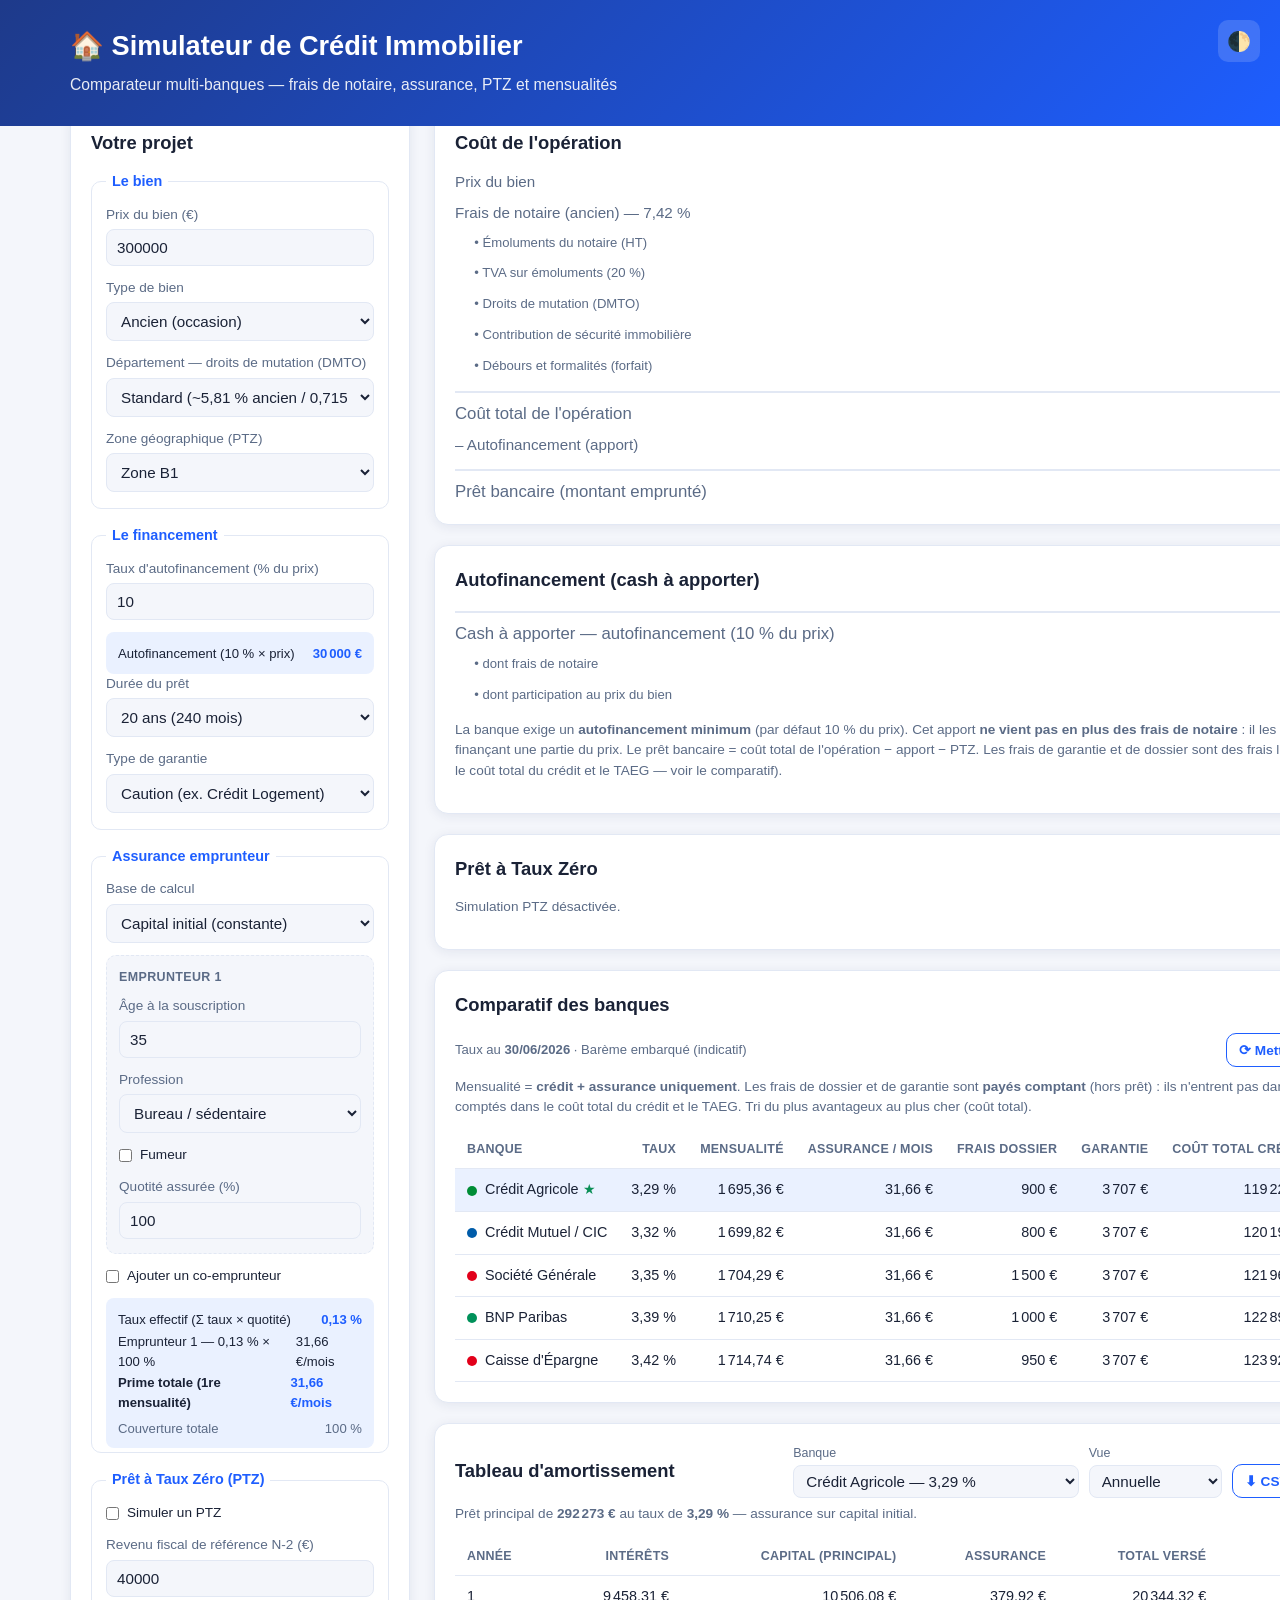
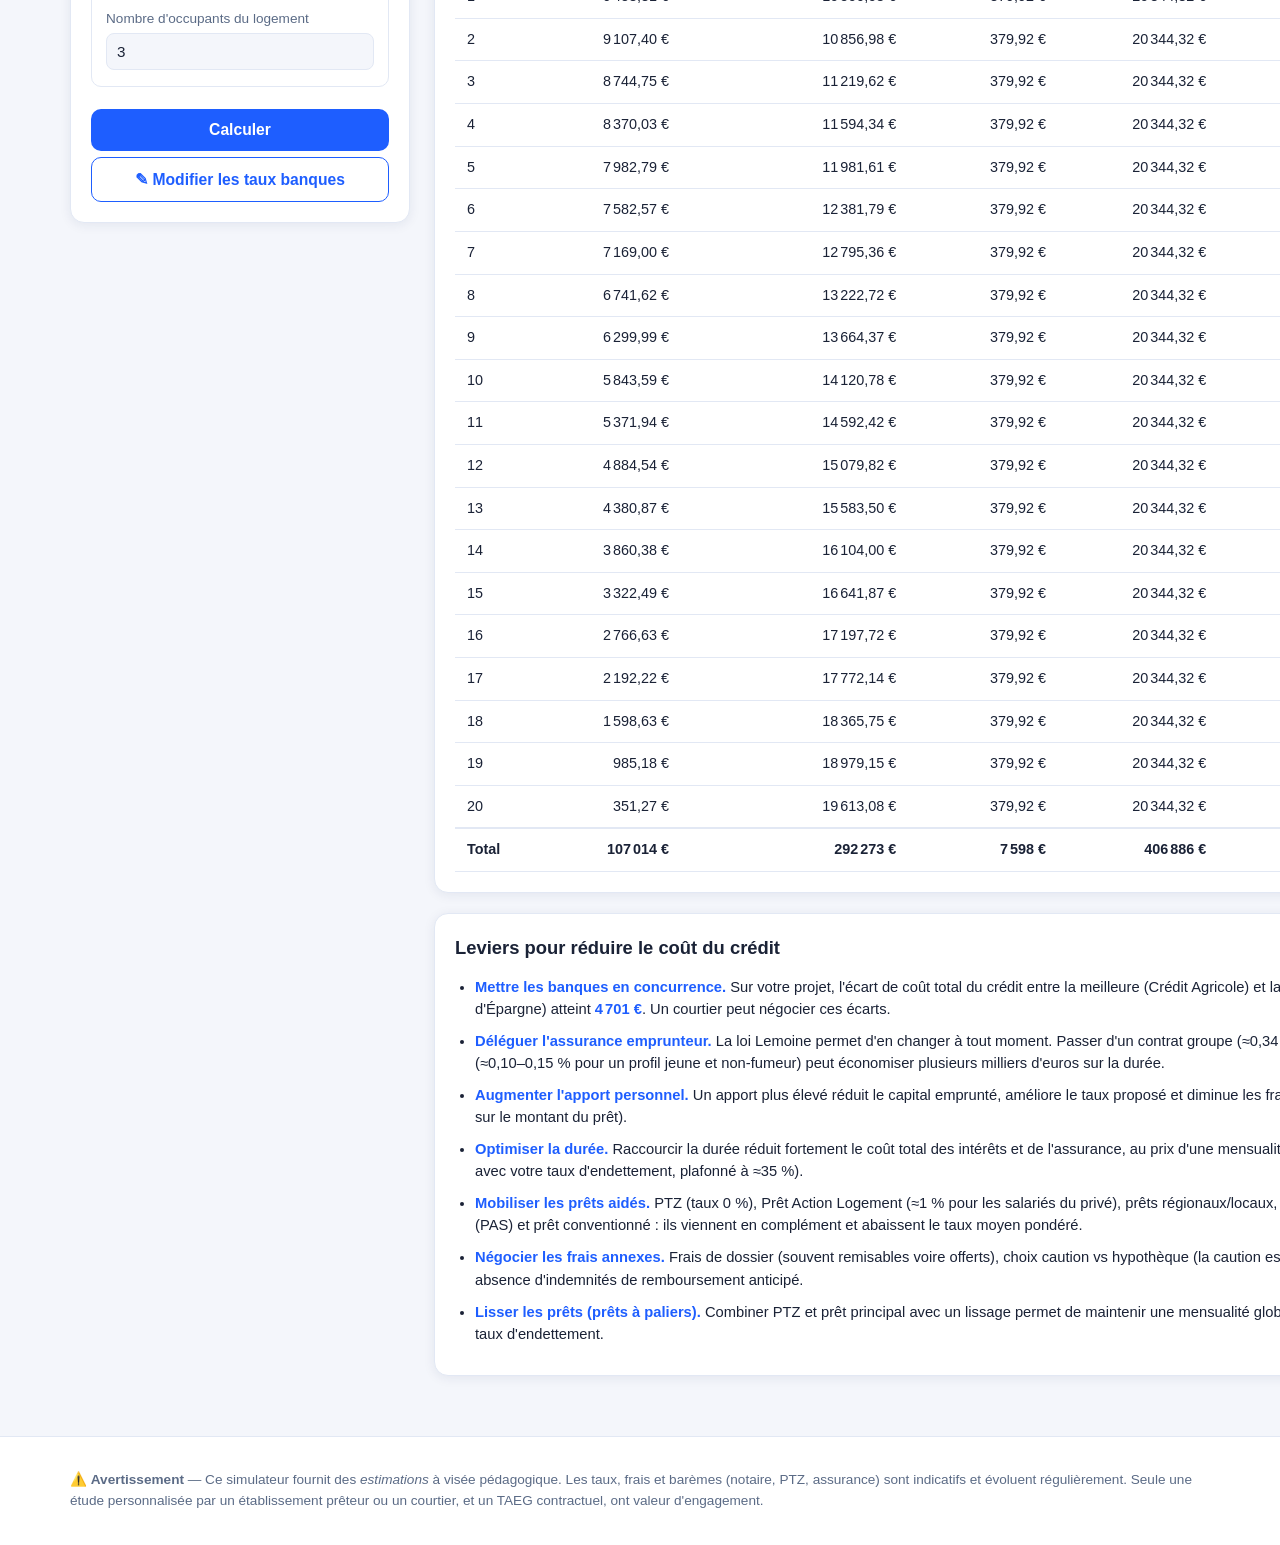
<file: simulateur-credit/index.html>
<!DOCTYPE html>
<html lang="fr">
  <head>
    <meta charset="UTF-8" />
    <meta name="viewport" content="width=device-width, initial-scale=1.0" />
    <title>Simulateur de Crédit Immobilier — Comparateur multi-banques</title>
    <meta
      name="description"
      content="Plateforme de simulation de crédit immobilier : frais de notaire (neuf/ancien), frais de dossier, assurance emprunteur, PTZ et comparaison des mensualités entre les banques les plus compétitives."
    />
    <link rel="stylesheet" href="css/styles.css" />
  </head>
  <body>
    <header class="site-header">
      <div class="wrap">
        <h1>🏠 Simulateur de Crédit Immobilier</h1>
        <p class="subtitle">
          Comparateur multi-banques — frais de notaire, assurance, PTZ et mensualités
        </p>
        <button id="theme-toggle" class="theme-toggle" title="Basculer clair/sombre" aria-label="Thème">
          🌓
        </button>
      </div>
    </header>

    <main class="wrap layout">
      <!-- ============ COLONNE DE SAISIE ============ -->
      <section class="panel inputs" aria-label="Paramètres de simulation">
        <h2>Votre projet</h2>

        <fieldset>
          <legend>Le bien</legend>
          <label>
            Prix du bien (€)
            <input type="number" id="prix" value="300000" min="0" step="1000" />
          </label>

          <label>
            Type de bien
            <select id="typeBien">
              <option value="ancien">Ancien (occasion)</option>
              <option value="neuf">Neuf (VEFA / construction)</option>
            </select>
          </label>

          <label>
            Département — droits de mutation (DMTO)
            <select id="dmto">
              <option value="">Standard (~5,81 % ancien / 0,715 % neuf)</option>
              <option value="0.0509006">Taux réduit (~5,09 % — départements concernés)</option>
              <option value="0.0631065">Majoré 2025 (+0,5 pt, ~6,31 % ancien)</option>
            </select>
          </label>

          <label>
            Zone géographique (PTZ)
            <select id="zone">
              <option value="A">Zone A</option>
              <option value="Abis">Zone A bis</option>
              <option value="B1" selected>Zone B1</option>
              <option value="B2">Zone B2</option>
              <option value="C">Zone C</option>
            </select>
          </label>
        </fieldset>

        <fieldset>
          <legend>Le financement</legend>
          <label>
            Taux d'autofinancement (% du prix)
            <input type="number" id="autofinPct" value="10" min="0" max="100" step="0.5" />
          </label>
          <div id="autofinMontant" class="assur-calc"></div>

          <label>
            Durée du prêt
            <select id="duree">
              <option value="180">15 ans (180 mois)</option>
              <option value="240" selected>20 ans (240 mois)</option>
              <option value="300">25 ans (300 mois)</option>
            </select>
          </label>

          <label>
            Type de garantie
            <select id="garantie">
              <option value="caution">Caution (ex. Crédit Logement)</option>
              <option value="hypotheque">Hypothèque / IPPD</option>
            </select>
          </label>
        </fieldset>

        <fieldset>
          <legend>Assurance emprunteur</legend>
          <label>
            Base de calcul
            <select id="assuranceBase">
              <option value="initial">Capital initial (constante)</option>
              <option value="restant">Capital restant dû (dégressive)</option>
            </select>
          </label>

          <div class="borrower">
            <div class="borrower-title">Emprunteur 1</div>
            <label>
              Âge à la souscription
              <input type="number" id="age1" value="35" min="18" max="85" step="1" />
            </label>
            <label>
              Profession
              <select id="prof1">
                <option value="sedentaire">Bureau / sédentaire</option>
                <option value="deplacements">Déplacements fréquents</option>
                <option value="manuelle">Manuelle / à risque</option>
                <option value="risque">Très à risque (hauteur, etc.)</option>
              </select>
            </label>
            <label class="checkbox"><input type="checkbox" id="fum1" /> Fumeur</label>
            <label>
              Quotité assurée (%)
              <input type="number" id="quot1" value="100" min="0" max="100" step="10" />
            </label>
          </div>

          <label class="checkbox">
            <input type="checkbox" id="coEmp" /> Ajouter un co-emprunteur
          </label>

          <div class="borrower" id="borrower2" hidden>
            <div class="borrower-title">Co-emprunteur</div>
            <label>
              Âge à la souscription
              <input type="number" id="age2" value="35" min="18" max="85" step="1" />
            </label>
            <label>
              Profession
              <select id="prof2">
                <option value="sedentaire">Bureau / sédentaire</option>
                <option value="deplacements">Déplacements fréquents</option>
                <option value="manuelle">Manuelle / à risque</option>
                <option value="risque">Très à risque (hauteur, etc.)</option>
              </select>
            </label>
            <label class="checkbox"><input type="checkbox" id="fum2" /> Fumeur</label>
            <label>
              Quotité assurée (%)
              <input type="number" id="quot2" value="100" min="0" max="100" step="10" />
            </label>
          </div>

          <div id="assuranceCalc" class="assur-calc"></div>
        </fieldset>

        <fieldset>
          <legend>Prêt à Taux Zéro (PTZ)</legend>
          <label class="checkbox">
            <input type="checkbox" id="ptzActif" autocomplete="off" />
            Simuler un PTZ
          </label>
          <label>
            Revenu fiscal de référence N-2 (€)
            <input type="number" id="ptzRevenus" value="40000" min="0" step="1000" />
          </label>
          <label>
            Nombre d'occupants du logement
            <input type="number" id="ptzPersonnes" value="3" min="1" max="8" step="1" />
          </label>
        </fieldset>

        <button id="simuler" class="btn-primary">Calculer</button>
        <button id="editRates" class="btn-secondary">✎ Modifier les taux banques</button>
      </section>

      <!-- ============ COLONNE DE RÉSULTATS ============ -->
      <section class="results" aria-live="polite">
        <!-- Récapitulatif coût d'acquisition -->
        <div class="panel">
          <h2>Coût de l'opération</h2>
          <div id="recapAcquisition" class="recap-grid"></div>
        </div>

        <!-- Autofinancement (cash à apporter) -->
        <div class="panel" id="comptantPanel">
          <h2>Autofinancement (cash à apporter)</h2>
          <div id="comptantRecap" class="recap-grid"></div>
          <p class="hint" style="margin-top:12px">
            La banque exige un <strong>autofinancement minimum</strong> (par défaut 10 % du prix).
            Cet apport <strong>ne vient pas en plus des frais de notaire</strong> : il les couvre
            (~les frais), le reste finançant une partie du prix. Le prêt bancaire = coût total de
            l'opération − apport − PTZ. Les frais de garantie et de dossier sont des frais liés au
            crédit (comptés dans le coût total du crédit et le TAEG — voir le comparatif).
          </p>
        </div>

        <!-- PTZ -->
        <div class="panel" id="ptzPanel">
          <h2>Prêt à Taux Zéro</h2>
          <div id="ptzResult"></div>
        </div>

        <!-- Comparatif banques -->
        <div class="panel">
          <h2>Comparatif des banques</h2>
          <div class="rates-toolbar">
            <span id="ratesMeta" class="rates-meta"></span>
            <span class="rates-actions">
              <button id="updateRates" class="btn-secondary compact" title="Charger les taux depuis le flux configuré">⟳ Mettre à jour</button>
              <button id="editRates2" class="btn-secondary compact">✎ Modifier</button>
            </span>
          </div>
          <div id="ratesStatus" class="rates-status" hidden></div>
          <p class="hint">
            Mensualité = <strong>crédit + assurance uniquement</strong>. Les frais de dossier et de
            garantie sont <strong>payés comptant</strong> (hors prêt) : ils n'entrent pas dans la
            mensualité, mais sont comptés dans le coût total du crédit et le TAEG. Tri du plus
            avantageux au plus cher (coût total).
          </p>
          <div class="table-scroll">
            <table id="comparatif" class="compare-table">
              <thead>
                <tr>
                  <th>Banque</th>
                  <th>Taux</th>
                  <th>Mensualité</th>
                  <th>Assurance / mois</th>
                  <th>Frais dossier</th>
                  <th>Garantie</th>
                  <th>Coût total crédit</th>
                  <th>TAEG approché</th>
                </tr>
              </thead>
              <tbody></tbody>
            </table>
          </div>
        </div>

        <!-- Tableau d'amortissement -->
        <div class="panel" id="amortPanel">
          <div class="amort-head">
            <h2>Tableau d'amortissement</h2>
            <div class="amort-controls no-print">
              <label class="inline">
                Banque
                <select id="amortBanque"></select>
              </label>
              <label class="inline">
                Vue
                <select id="amortVue">
                  <option value="annuel">Annuelle</option>
                  <option value="mensuel">Mensuelle</option>
                </select>
              </label>
              <button id="exportCsv" class="btn-secondary compact">⬇ CSV</button>
              <button id="exportPdf" class="btn-secondary compact">🖨 Imprimer / PDF</button>
            </div>
          </div>
          <div id="amortMeta" class="hint"></div>
          <div class="table-scroll">
            <table id="amortTable" class="amort-table">
              <thead></thead>
              <tbody></tbody>
              <tfoot></tfoot>
            </table>
          </div>
        </div>

        <!-- Leviers d'optimisation -->
        <div class="panel levers">
          <h2>Leviers pour réduire le coût du crédit</h2>
          <ul id="leviers"></ul>
        </div>
      </section>
    </main>

    <!-- Modale d'édition des taux -->
    <div id="ratesModal" class="modal" hidden>
      <div class="modal-box">
        <h2>Taux &amp; frais par banque</h2>
        <p class="hint">
          Ajustez les taux nominaux (hors assurance) et consultez la page officielle de chaque
          banque via le lien « source ». Les taux sont mémorisés localement.
        </p>

        <fieldset>
          <legend>Mise à jour automatique</legend>
          <label>
            URL du flux de taux (JSON, CORS requis)
            <input type="url" id="feedUrl" placeholder="https://exemple.com/taux.json" />
          </label>
          <p class="hint">
            Le navigateur ne peut pas lire directement les sites des banques (CORS). Pointez vers
            un flux JSON que vous alimentez (courtier, agrégateur, ou script serveur). Voir
            <code>data/taux.sample.json</code> pour le format.
          </p>
          <div class="modal-actions">
            <button id="fetchRates" class="btn-secondary compact">⟳ Actualiser depuis la source</button>
            <button id="resetRates" class="btn-secondary compact">↺ Rétablir le barème embarqué</button>
          </div>
          <div id="modalStatus" class="rates-status" hidden></div>
        </fieldset>

        <div class="table-scroll">
          <table id="ratesTable" class="rates-table">
            <thead>
              <tr>
                <th>Banque</th>
                <th>Taux 15 ans (%)</th>
                <th>Taux 20 ans (%)</th>
                <th>Taux 25 ans (%)</th>
                <th>Frais dossier</th>
                <th>Source</th>
              </tr>
            </thead>
            <tbody></tbody>
          </table>
        </div>
        <div class="modal-actions">
          <button id="ratesSave" class="btn-primary">Appliquer</button>
          <button id="ratesClose" class="btn-secondary">Fermer</button>
        </div>
      </div>
    </div>

    <footer class="site-footer">
      <div class="wrap">
        <p>
          ⚠️ <strong>Avertissement</strong> — Ce simulateur fournit des <em>estimations</em> à
          visée pédagogique. Les taux, frais et barèmes (notaire, PTZ, assurance) sont indicatifs
          et évoluent régulièrement. Seule une étude personnalisée par un établissement prêteur ou
          un courtier, et un TAEG contractuel, ont valeur d'engagement.
        </p>
      </div>
    </footer>

    <script src="js/finance.js"></script>
    <script src="js/data.js"></script>
    <script src="js/rates.js"></script>
    <script src="js/app.js"></script>
  </body>
</html>
</file>
<file: simulateur-credit/css/styles.css>
/* styles.css — Simulateur de crédit immobilier */
:root {
  --bg: #f4f6fb;
  --panel: #ffffff;
  --ink: #1a2236;
  --muted: #5b6b86;
  --accent: #1e5eff;
  --accent-ink: #ffffff;
  --border: #e2e8f4;
  --good: #0a8f56;
  --bad: #d13c3c;
  --highlight: #eaf1ff;
  --shadow: 0 2px 12px rgba(20, 40, 90, 0.08);
  --radius: 14px;
}
:root[data-theme="dark"] {
  --bg: #0f1420;
  --panel: #182034;
  --ink: #e8edf7;
  --muted: #9aa8c2;
  --accent: #4f83ff;
  --accent-ink: #0b1020;
  --border: #26314a;
  --good: #38d08a;
  --bad: #ff6b6b;
  --highlight: #1d2942;
  --shadow: 0 2px 16px rgba(0, 0, 0, 0.4);
}

* {
  box-sizing: border-box;
}
body {
  margin: 0;
  font-family: -apple-system, BlinkMacSystemFont, "Segoe UI", Roboto, Helvetica, Arial, sans-serif;
  background: var(--bg);
  color: var(--ink);
  line-height: 1.5;
}
.wrap {
  max-width: 1180px;
  margin: 0 auto;
  padding: 0 20px;
}

/* Header */
.site-header {
  background: linear-gradient(135deg, #1e3a8a, #1e5eff);
  color: #fff;
  padding: 26px 0 30px;
  position: relative;
}
.site-header h1 {
  margin: 0;
  font-size: 1.7rem;
}
.subtitle {
  margin: 6px 0 0;
  opacity: 0.9;
  font-size: 0.98rem;
}
.theme-toggle {
  position: absolute;
  top: 20px;
  right: 20px;
  background: rgba(255, 255, 255, 0.15);
  border: none;
  color: #fff;
  font-size: 1.2rem;
  border-radius: 10px;
  width: 42px;
  height: 42px;
  cursor: pointer;
}
.theme-toggle:hover {
  background: rgba(255, 255, 255, 0.28);
}

/* Layout */
.layout {
  display: grid;
  grid-template-columns: 340px 1fr;
  gap: 24px;
  margin: -18px auto 40px;
  align-items: start;
}
@media (max-width: 900px) {
  .layout {
    grid-template-columns: 1fr;
  }
}

.panel {
  background: var(--panel);
  border: 1px solid var(--border);
  border-radius: var(--radius);
  padding: 20px;
  box-shadow: var(--shadow);
  margin-bottom: 20px;
}
.panel h2 {
  margin: 0 0 14px;
  font-size: 1.15rem;
}

/* Formulaire */
fieldset {
  border: 1px solid var(--border);
  border-radius: 10px;
  margin: 0 0 16px;
  padding: 12px 14px 4px;
}
legend {
  font-weight: 600;
  font-size: 0.9rem;
  color: var(--accent);
  padding: 0 6px;
}
label {
  display: block;
  margin-bottom: 12px;
  font-size: 0.85rem;
  color: var(--muted);
  font-weight: 500;
}
label.checkbox {
  display: flex;
  align-items: center;
  gap: 8px;
  color: var(--ink);
}
input[type="number"],
select {
  width: 100%;
  margin-top: 4px;
  padding: 9px 10px;
  border: 1px solid var(--border);
  border-radius: 8px;
  background: var(--bg);
  color: var(--ink);
  font-size: 0.95rem;
}
label.checkbox input {
  width: auto;
  margin: 0;
}
input:focus,
select:focus {
  outline: 2px solid var(--accent);
  outline-offset: 1px;
}

.btn-primary,
.btn-secondary {
  width: 100%;
  padding: 12px;
  border: none;
  border-radius: 10px;
  font-size: 0.98rem;
  font-weight: 600;
  cursor: pointer;
  margin-top: 6px;
}
.btn-primary {
  background: var(--accent);
  color: var(--accent-ink);
}
.btn-primary:hover {
  filter: brightness(1.08);
}
.btn-secondary {
  background: transparent;
  color: var(--accent);
  border: 1px solid var(--accent);
}
.btn-secondary:hover {
  background: var(--highlight);
}

/* Récap acquisition */
.recap-grid {
  display: grid;
  grid-template-columns: 1fr auto;
  gap: 8px 16px;
  font-size: 0.95rem;
}
.recap-grid .lbl {
  color: var(--muted);
}
.recap-grid .val {
  text-align: right;
  font-variant-numeric: tabular-nums;
  font-weight: 600;
}
.recap-grid .total {
  border-top: 2px solid var(--border);
  padding-top: 8px;
  margin-top: 4px;
  font-size: 1.05rem;
}
.recap-grid .sub {
  font-size: 0.82rem;
  color: var(--muted);
  padding-left: 12px;
}
.recap-grid .val.accent {
  color: var(--accent);
}
.recap-grid .val.good {
  color: var(--good);
}
.recap-grid .val.bad {
  color: var(--bad);
}

/* Tables */
.table-scroll {
  overflow-x: auto;
}
table {
  width: 100%;
  border-collapse: collapse;
  font-size: 0.9rem;
}
th,
td {
  padding: 10px 12px;
  text-align: right;
  border-bottom: 1px solid var(--border);
  white-space: nowrap;
}
th:first-child,
td:first-child {
  text-align: left;
}
thead th {
  color: var(--muted);
  font-weight: 600;
  font-size: 0.78rem;
  text-transform: uppercase;
  letter-spacing: 0.02em;
}
.compare-table tbody tr.best {
  background: var(--highlight);
}
.compare-table tbody tr.best td:first-child::after {
  content: " ★";
  color: var(--good);
}
td.num {
  font-variant-numeric: tabular-nums;
}
.bank-dot {
  display: inline-block;
  width: 10px;
  height: 10px;
  border-radius: 50%;
  margin-right: 8px;
  vertical-align: middle;
}
.hint {
  color: var(--muted);
  font-size: 0.85rem;
  margin: 0 0 12px;
}

/* Assurance emprunteur — blocs par assuré */
.borrower {
  border: 1px dashed var(--border);
  border-radius: 10px;
  padding: 12px 12px 2px;
  margin: 4px 0 12px;
  background: var(--bg);
}
.borrower[hidden] {
  display: none;
}
.borrower-title {
  font-size: 0.78rem;
  font-weight: 700;
  text-transform: uppercase;
  letter-spacing: 0.03em;
  color: var(--muted);
  margin-bottom: 10px;
}
.assur-calc {
  font-size: 0.82rem;
  color: var(--ink);
  background: var(--highlight);
  border-radius: 8px;
  padding: 10px 12px;
  margin-top: 4px;
}
.assur-calc .big {
  font-weight: 700;
  color: var(--accent);
}
.assur-calc .line {
  display: flex;
  justify-content: space-between;
  gap: 8px;
  margin-top: 2px;
}

/* Barre d'outils des taux */
.rates-toolbar {
  display: flex;
  flex-wrap: wrap;
  align-items: center;
  justify-content: space-between;
  gap: 8px;
  margin-bottom: 10px;
}
.rates-meta {
  font-size: 0.82rem;
  color: var(--muted);
}
.rates-meta a {
  color: var(--accent);
}
.rates-actions {
  display: flex;
  gap: 8px;
}
.rates-status {
  font-size: 0.85rem;
  padding: 9px 12px;
  border-radius: 8px;
  margin-bottom: 12px;
}
.rates-status.ok {
  background: rgba(10, 143, 86, 0.14);
  color: var(--good);
}
.rates-status.err {
  background: rgba(209, 60, 60, 0.13);
  color: var(--bad);
}
.rates-status.info {
  background: var(--highlight);
  color: var(--ink);
}
.rates-table a {
  color: var(--accent);
  font-size: 0.82rem;
}

/* PTZ */
.ptz-badge {
  display: inline-block;
  padding: 4px 10px;
  border-radius: 20px;
  font-size: 0.8rem;
  font-weight: 600;
  margin-bottom: 10px;
}
.ptz-badge.ok {
  background: rgba(10, 143, 86, 0.15);
  color: var(--good);
}
.ptz-badge.no {
  background: rgba(209, 60, 60, 0.13);
  color: var(--bad);
}

/* Leviers */
.levers ul {
  margin: 0;
  padding-left: 20px;
}
.levers li {
  margin-bottom: 10px;
  font-size: 0.92rem;
}
.levers li strong {
  color: var(--accent);
}

/* Modale */
.modal {
  position: fixed;
  inset: 0;
  background: rgba(10, 16, 30, 0.55);
  display: flex;
  align-items: center;
  justify-content: center;
  padding: 20px;
  z-index: 100;
}
.modal[hidden] {
  display: none;
}
.modal-box {
  background: var(--panel);
  border-radius: var(--radius);
  padding: 24px;
  max-width: 700px;
  width: 100%;
  max-height: 90vh;
  overflow-y: auto;
  box-shadow: var(--shadow);
}
.rates-table input {
  width: 90px;
  padding: 6px;
}
.modal-actions {
  display: flex;
  gap: 12px;
  margin-top: 18px;
}
.modal-actions button {
  width: auto;
  flex: 1;
}

/* Tableau d'amortissement */
.amort-head {
  display: flex;
  flex-wrap: wrap;
  align-items: center;
  justify-content: space-between;
  gap: 12px;
  margin-bottom: 6px;
}
.amort-head h2 {
  margin: 0;
}
.amort-controls {
  display: flex;
  flex-wrap: wrap;
  align-items: flex-end;
  gap: 10px;
}
label.inline {
  margin: 0;
  font-size: 0.78rem;
}
label.inline select {
  margin-top: 2px;
  padding: 6px 8px;
}
.btn-secondary.compact {
  width: auto;
  padding: 8px 12px;
  margin: 0;
  font-size: 0.85rem;
}
.amort-table tfoot td {
  font-weight: 700;
  border-top: 2px solid var(--border);
}
.amort-table tbody tr:hover {
  background: var(--highlight);
}
#amortMeta {
  margin-bottom: 12px;
}

/* Impression / PDF : n'imprimer que le tableau d'amortissement */
@media print {
  body * {
    visibility: hidden;
  }
  #amortPanel,
  #amortPanel * {
    visibility: visible;
  }
  #amortPanel {
    position: absolute;
    inset: 0;
    margin: 0;
    border: none;
    box-shadow: none;
  }
  .no-print {
    display: none !important;
  }
  .table-scroll {
    overflow: visible;
  }
}

/* Footer */
.site-footer {
  background: var(--panel);
  border-top: 1px solid var(--border);
  padding: 20px 0;
  font-size: 0.85rem;
  color: var(--muted);
}
</file>
